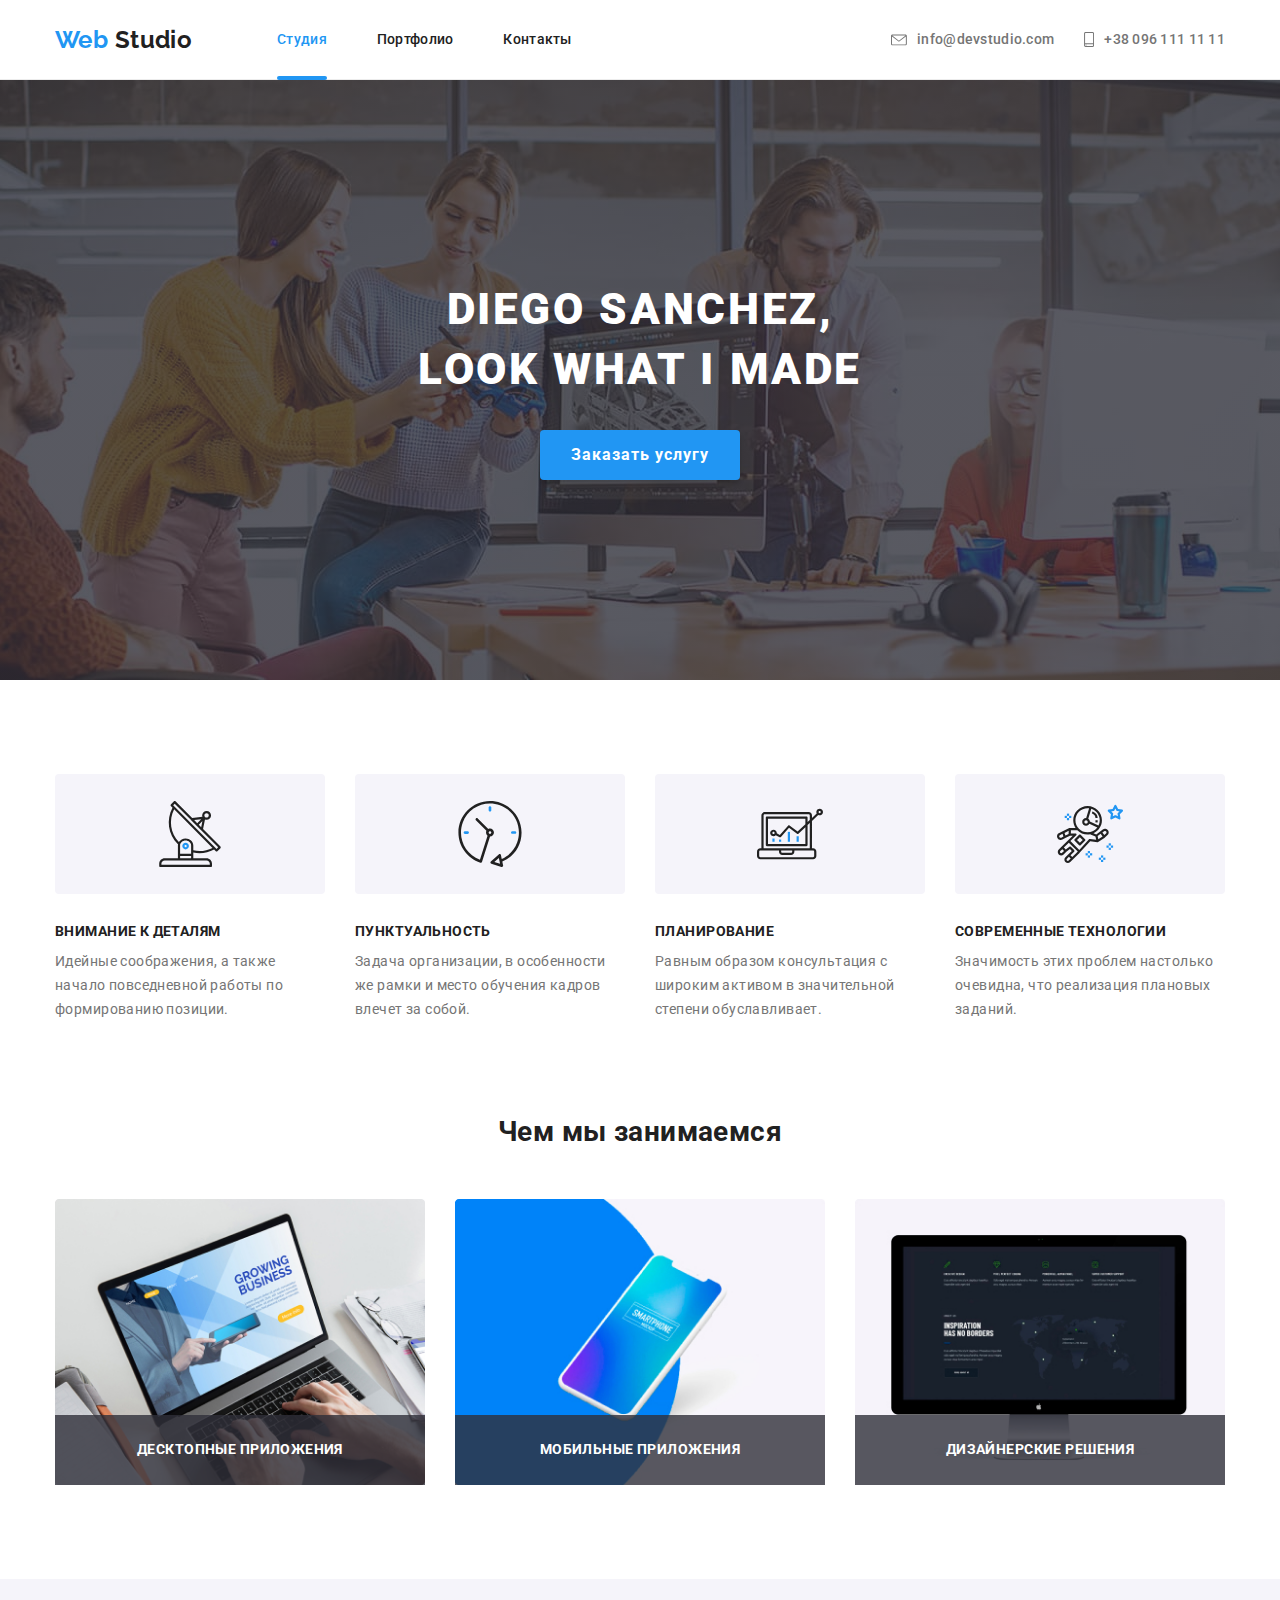
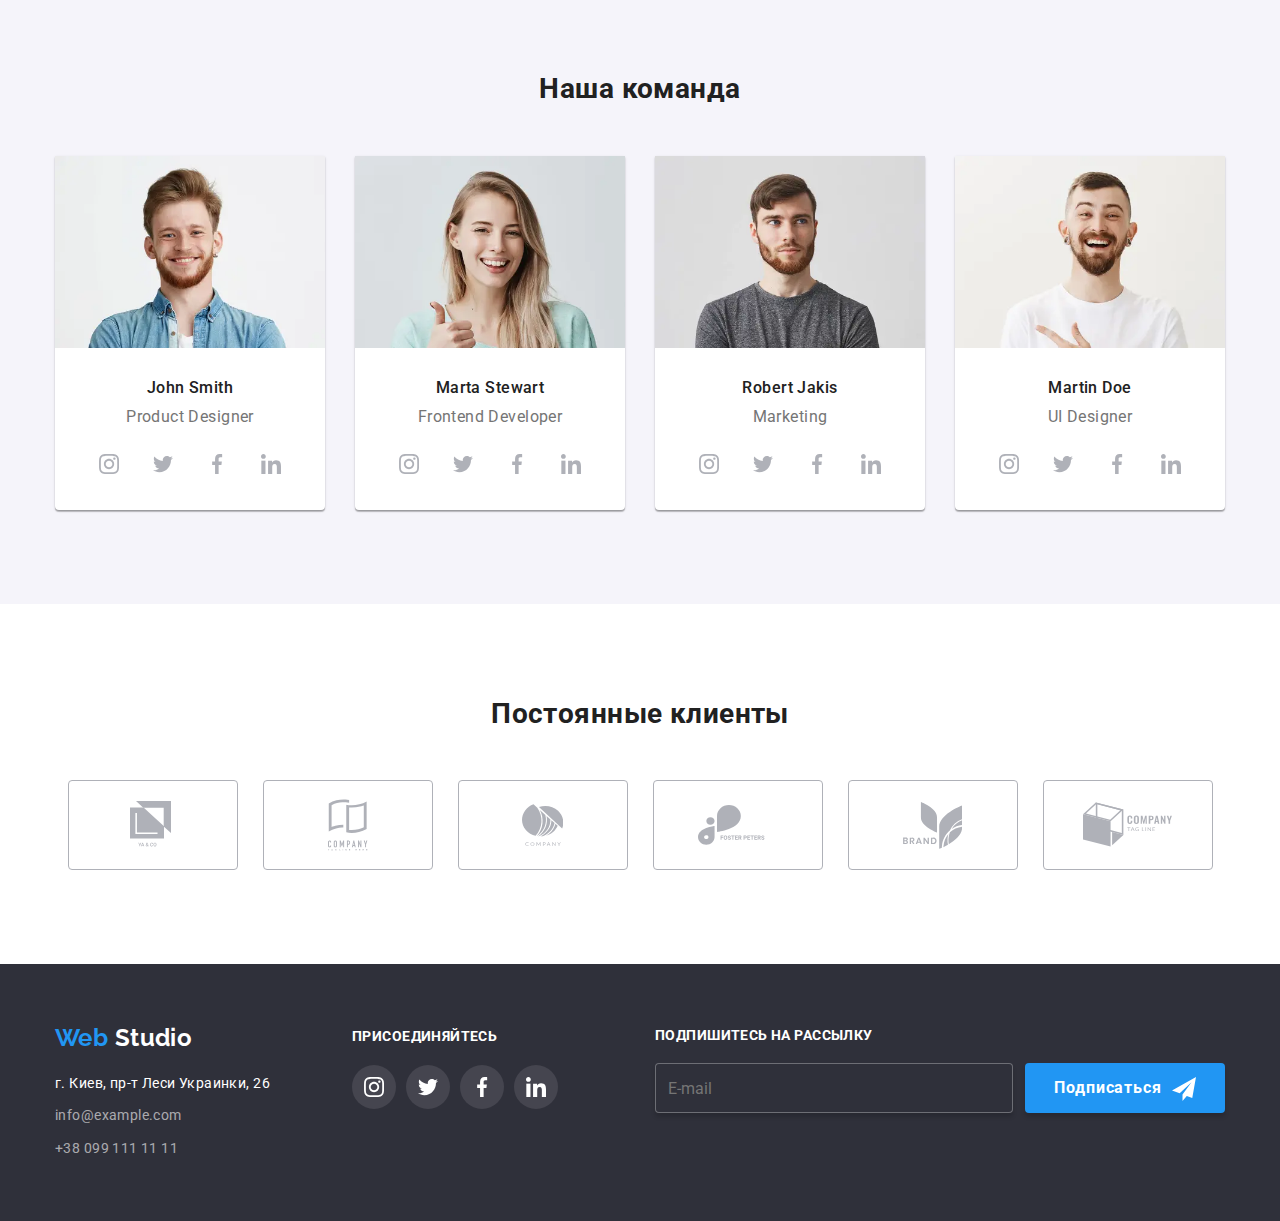
<file: index.html>
<!DOCTYPE html>
<html lang="ru">
  <head>
    <meta charset="UTF-8" />
    <meta name="viewport" content="width=device-width, initial-scale=1.0" />
    <title>Web Studio</title>
    <link
      href="https://fonts.googleapis.com/css2?family=Raleway:wght@700&family=Roboto:wght@400;500;700;900&display=swap"
      rel="stylesheet"
    />
    <link
      rel="stylesheet"
      href="https://cdnjs.cloudflare.com/ajax/libs/modern-normalize/0.6.0/modern-normalize.min.css"
    />
    <link rel="stylesheet" href="./css/main.min.css" />
  </head>
  <body>
    <!-- Шапка сайта -->
    <header class="page-header">
      <div class="container header-flex">
        <nav class="main-nav">
          <a href="./index.html" class="logo">
            <span class="logo-color">Web</span>
            &nbsp
            <span>Studio</span>
          </a>

          <button
            type="button"
            class="menu-button is-open"
            aria-expanded="false"
            data-menu-button
            aria-controls="menu-container"
          >
            <svg width="24" height="19" aria-label="Переключатель мобильного меню">
              <use class="icon-menu" href="./images/sprite.svg#icon-menu"></use>
              <use class="icon-cross" href="./images/sprite.svg#icon-cross"></use>
            </svg>
          </button>

          <div class="menu-container" id="menu-container" data-menu>
            <ul class="site-nav header-style">
              <li class="item"><a href="./index.html" class="link current-index">Студия</a></li>
              <li class="item"><a href="./portfolio.html" class="link">Портфолио</a></li>
              <li class="item"><a href="" class="link">Контакты</a></li>
            </ul>
            <ul class="contacts header-style">
              <li class="item">
                <a href="mailto:info@devstudio.com" class="mail">
                  <svg class="envelope-icon" width="16" height="12">
                    <use href="./images/sprite.svg#envelope"></use>
                  </svg>
                  info@devstudio.com
                </a>
              </li>
              <li class="item mobile-header">
                <a href="tel:380961111111" class="phone">
                  <svg class="phone-icon" width="10" height="15">
                    <use href="./images/sprite.svg#phone"></use>
                  </svg>
                  +38 096 111 11 11
                </a>
              </li>
            </ul>
          </div>
        </nav>
      </div>
    </header>

    <main>
      <!-- Герой -->

      <section class="hero">
        <div class="overlay container">
          <h1 class="hero-title">
            Diego Sanchez,
            <br />
            look what i made
          </h1>
          <button data-modal-open class="button">Заказать услугу</button>
        </div>
      </section>

      <!-- Примущества -->
      <section class="advantages section">
        <div class="container">
          <h2 class="section-title invisible-title">Преимущества</h2>
          <ul class="advantages-list">
            <li class="item icon-1">
              <div class="icon-bg">
                <svg class="adv-icon" width="66" height="70">
                  <use href="./images/sprite.svg#icon-1"></use>
                </svg>
              </div>
              <h3 class="advantages-title">Внимание к деталям</h3>
              <p class="advantages-text">
                Идейные соображения, а также начало повседневной работы по формированию позиции.
              </p>
            </li>
            <li class="item icon-2">
              <div class="icon-bg">
                <svg class="adv-icon" width="66" height="70">
                  <use href="./images/sprite.svg#icon-2"></use>
                </svg>
              </div>
              <h3 class="advantages-title">Пунктуальность</h3>
              <p class="advantages-text">
                Задача организации, в особенности же рамки и место обучения кадров влечет за собой.
              </p>
            </li>
            <li class="item icon-3">
              <div class="icon-bg">
                <svg class="adv-icon" width="66" height="70">
                  <use href="./images/sprite.svg#icon-3"></use>
                </svg>
              </div>
              <h3 class="advantages-title">Планирование</h3>
              <p class="advantages-text">
                Равным образом консультация с широким активом в значительной степени обуславливает.
              </p>
            </li>
            <li class="item icon-4">
              <div class="icon-bg">
                <svg class="adv-icon" width="66" height="70">
                  <use href="./images/sprite.svg#icon-4"></use>
                </svg>
              </div>
              <h3 class="advantages-title">Современные технологии</h3>
              <p class="advantages-text">
                Значимость этих проблем настолько очевидна, что реализация плановых заданий.
              </p>
            </li>
          </ul>
        </div>
      </section>

      <!-- Чем мы занимаемся -->
      <section class="section section-none">
        <div class="container">
          <h2 class="section-title">Чем мы занимаемся</h2>
          <ul class="we-list">
            <li class="item">
              <div class="img-wrap">
                <img src="./images/3we/img1.jpg" width="380" height="294" alt="ноутбук" />
                <p class="caption">Десктопные приложения</p>
              </div>
            </li>
            <li class="item">
              <div class="img-wrap">
                <img src="./images/3we/img2.jpg" width="380" height="294" alt="телефон" />
                <p class="caption">Мобильные приложения</p>
              </div>
            </li>
            <li class="item">
              <div class="img-wrap">
                <img src="./images/3we/img3.jpg" width="380" height="294" alt="монитор" />
                <p class="caption">Дизайнерские решения</p>
              </div>
            </li>
          </ul>
        </div>
      </section>

      <!-- Наша команда -->
      <section class="section background add-padding">
        <div class="container">
          <h2 class="section-title">Наша команда</h2>
          <ul class="team-list">
            <li class="item">
              <picture class="team-img">
                <source
                  srcset="
                    ./images/4team/team-mobile/member1-450.webp   450w,
                    ./images/4team/team-mobile/member1-900.webp   900w,
                    ./images/4team/team-mobile/member1-1350.webp 1350w
                  "
                  type="image/webp"
                  sizes="(min-width: 1200px) 25vw, (min-width: 768px) 50vw, 100vw"
                />
                <img
                  srcset="
                    ./images/4team/team-mobile/member1-450.jpg   450w,
                    ./images/4team/team-mobile/member1-900.jpg   900w,
                    ./images/4team/team-mobile/member1-1350.jpg 1350w
                  "
                  sizes="(min-width: 1200px) 25vw, (min-width: 768px) 50vw, 100vw"
                  src="./images/4team/team-mobile/member1-450.jpg"
                  alt="John Smith"
                />
              </picture>
              <h3 class="names">John Smith</h3>
              <p class="profession">Product Designer</p>
              <ul class="icons-list">
                <li class="item">
                  <a href="instagram.com" class="icon-bg-team">
                    <svg class="icon-team" width="20" height="20">
                      <use href="./images/sprite.svg#instagram"></use>
                    </svg>
                  </a>
                </li>
                <li class="item">
                  <a href="twitter.com" class="icon-bg-team">
                    <svg class="icon-team" width="20" height="20">
                      <use href="./images/sprite.svg#twitter"></use>
                    </svg>
                  </a>
                </li>
                <li class="item">
                  <a href="facebook.com" class="icon-bg-team">
                    <svg class="icon-team" width="20" height="20">
                      <use href="./images/sprite.svg#facebook"></use>
                    </svg>
                  </a>
                </li>
                <li class="item">
                  <a href="linkedin.com" class="icon-bg-team">
                    <svg class="icon-team" width="20" height="20">
                      <use href="./images/sprite.svg#linkedin"></use>
                    </svg>
                  </a>
                </li>
              </ul>
            </li>

            <li class="item">
              <picture class="team-img">
                <source
                  srcset="
                    ./images/4team/team-mobile/member2-450.webp   450w,
                    ./images/4team/team-mobile/member2-900.webp   900w,
                    ./images/4team/team-mobile/member2-1350.webp 1350w
                  "
                  type="image/webp"
                  sizes="(min-width: 1200px) 25vw, (min-width: 768px) 50vw, 100vw"
                />
                <img
                  srcset="
                    ./images/4team/team-mobile/member2-450.jpg   450w,
                    ./images/4team/team-mobile/member2-900.jpg   900w,
                    ./images/4team/team-mobile/member2-1350.jpg 1350w
                  "
                  sizes="(min-width: 1200px) 25vw, (min-width: 768px) 50vw, 100vw"
                  src="./images/4team/team-mobile/member2-450.jpg"
                  alt="Marta Stewart"
                />
              </picture>
              <h3 class="names">Marta Stewart</h3>
              <p class="profession">Frontend Developer</p>
              <ul class="icons-list">
                <li class="item">
                  <a href="instagram.com" class="icon-bg-team">
                    <svg class="icon-team" width="20" height="20">
                      <use href="./images/sprite.svg#instagram"></use>
                    </svg>
                  </a>
                </li>
                <li class="item">
                  <a href="twitter.com" class="icon-bg-team">
                    <svg class="icon-team" width="20" height="20">
                      <use href="./images/sprite.svg#twitter"></use>
                    </svg>
                  </a>
                </li>
                <li class="item">
                  <a href="facebook.com" class="icon-bg-team">
                    <svg class="icon-team" width="20" height="20">
                      <use href="./images/sprite.svg#facebook"></use>
                    </svg>
                  </a>
                </li>
                <li class="item">
                  <a href="linkedin.com" class="icon-bg-team">
                    <svg class="icon-team" width="20" height="20">
                      <use href="./images/sprite.svg#linkedin"></use>
                    </svg>
                  </a>
                </li>
              </ul>
            </li>

            <li class="item">
              <picture class="team-img">
                <source
                  srcset="
                    ./images/4team/team-mobile/member3-450.webp   450w,
                    ./images/4team/team-mobile/member3-900.webp   900w,
                    ./images/4team/team-mobile/member3-1350.webp 1350w
                  "
                  type="image/webp"
                  sizes="(min-width: 1200px) 25vw, (min-width: 768px) 50vw, 100vw"
                />
                <img
                  srcset="
                    ./images/4team/team-mobile/member3-450.jpg   450w,
                    ./images/4team/team-mobile/member3-900.jpg   900w,
                    ./images/4team/team-mobile/member3-1350.jpg 1350w
                  "
                  sizes="(min-width: 1200px) 25vw, (min-width: 768px) 50vw, 100vw"
                  src="./images/4team/team-mobile/member3-450.jpg"
                  alt="Robert Jakis"
                />
              </picture>
              <h3 class="names">Robert Jakis</h3>
              <p class="profession">Marketing</p>
              <ul class="icons-list">
                <li class="item">
                  <a href="instagram.com" class="icon-bg-team">
                    <svg class="icon-team" width="20" height="20">
                      <use href="./images/sprite.svg#instagram"></use>
                    </svg>
                  </a>
                </li>
                <li class="item">
                  <a href="twitter.com" class="icon-bg-team">
                    <svg class="icon-team" width="20" height="20">
                      <use href="./images/sprite.svg#twitter"></use>
                    </svg>
                  </a>
                </li>
                <li class="item">
                  <a href="facebook.com" class="icon-bg-team">
                    <svg class="icon-team" width="20" height="20">
                      <use href="./images/sprite.svg#facebook"></use>
                    </svg>
                  </a>
                </li>
                <li class="item">
                  <a href="linkedin.com" class="icon-bg-team">
                    <svg class="icon-team" width="20" height="20">
                      <use href="./images/sprite.svg#linkedin"></use>
                    </svg>
                  </a>
                </li>
              </ul>
            </li>

            <li class="item">
              <picture class="team-img">
                <source
                  srcset="
                    ./images/4team/team-mobile/member4-450.webp   450w,
                    ./images/4team/team-mobile/member4-900.webp   900w,
                    ./images/4team/team-mobile/member4-1350.webp 1350w
                  "
                  type="image/webp"
                  sizes="(min-width: 1200px) 25vw, (min-width: 768px) 50vw, 100vw"
                />
                <img
                  srcset="
                    ./images/4team/team-mobile/member4-450.jpg   450w,
                    ./images/4team/team-mobile/member4-900.jpg   900w,
                    ./images/4team/team-mobile/member4-1350.jpg 1350w
                  "
                  sizes="(min-width: 1200px) 25vw, (min-width: 768px) 50vw, 100vw"
                  src="./images/4team/team-mobile/member4-450.jpg"
                  alt="Martin Doe"
                />
              </picture>
              <h3 class="names">Martin Doe</h3>
              <p class="profession">UI Designer</p>
              <ul class="icons-list">
                <li class="item">
                  <a href="instagram.com" class="icon-bg-team">
                    <svg class="icon-team" width="20" height="20">
                      <use href="./images/sprite.svg#instagram"></use>
                    </svg>
                  </a>
                </li>
                <li class="item">
                  <a href="twitter.com" class="icon-bg-team">
                    <svg class="icon-team" width="20" height="20">
                      <use href="./images/sprite.svg#twitter"></use>
                    </svg>
                  </a>
                </li>
                <li class="item">
                  <a href="facebook.com" class="icon-bg-team">
                    <svg class="icon-team" width="20" height="20">
                      <use href="./images/sprite.svg#facebook"></use>
                    </svg>
                  </a>
                </li>
                <li class="item">
                  <a href="linkedin.com" class="icon-bg-team">
                    <svg class="icon-team" width="20" height="20">
                      <use href="./images/sprite.svg#linkedin"></use>
                    </svg>
                  </a>
                </li>
              </ul>
            </li>
          </ul>
        </div>
      </section>

      <!-- Постоянные клиенты -->
      <section class="section add-padding">
        <div class="container">
          <h2 class="section-title">Постоянные клиенты</h2>
          <ul class="clients-list">
            <li class="item">
              <a href="" class="icon-bg-clients">
                <svg class="icon-clients" width="45" height="50">
                  <use href="./images/sprite.svg#client-1"></use>
                </svg>
              </a>
            </li>
            <li class="item">
              <a href="" class="icon-bg-clients">
                <svg class="icon-clients" width="40" height="52">
                  <use href="./images/sprite.svg#client-2"></use>
                </svg>
              </a>
            </li>
            <li class="item">
              <a href="" class="icon-bg-clients">
                <svg class="icon-clients" width="41" height="43">
                  <use href="./images/sprite.svg#client-3"></use>
                </svg>
              </a>
            </li>
            <li class="item">
              <a href="" class="icon-bg-clients">
                <svg class="icon-clients" width="80" height="42">
                  <use href="./images/sprite.svg#client-4"></use>
                </svg>
              </a>
            </li>
            <li class="item">
              <a href="" class="icon-bg-clients">
                <svg class="icon-clients" width="59" height="47">
                  <use href="./images/sprite.svg#client-5"></use>
                </svg>
              </a>
            </li>
            <li class="item">
              <a href="" class="icon-bg-clients">
                <svg class="icon-clients" width="89" height="46">
                  <use href="./images/sprite.svg#client-6"></use>
                </svg>
              </a>
            </li>
          </ul>
        </div>
      </section>
    </main>

    <!-- Футер -->
    <footer>
      <div class="container footer-flex">
        <div class="flex-wrap">
          <div class="contacts-container">
            <a href="./index.html" class="logo logo-footer">
              <span class="logo-color">Web</span>
              &nbsp
              <span>Studio</span>
            </a>

            <p class="address">г. Киев, пр-т Леси Украинки, 26</p>
            <p class="mail-footer">info@example.com</p>
            <p class="phone-footer">+38 099 111 11 11</p>
          </div>

          <div class="socials-container">
            <p class="text-footer">Присоединяйтесь</p>
            <ul class="socials-list">
              <li class="item">
                <a href="instagram.com" class="icon-bg-footer">
                  <svg class="icon-footer" width="20" height="20">
                    <use href="./images/sprite.svg#instagram"></use>
                  </svg>
                </a>
              </li>
              <li class="item">
                <a href="twitter.com" class="icon-bg-footer">
                  <svg class="icon-footer" width="20" height="20">
                    <use href="./images/sprite.svg#twitter"></use>
                  </svg>
                </a>
              </li>
              <li class="item">
                <a href="facebook.com" class="icon-bg-footer">
                  <svg class="icon-footer" width="20" height="20">
                    <use href="./images/sprite.svg#facebook"></use>
                  </svg>
                </a>
              </li>
              <li class="item">
                <a href="linkidin.com" class="icon-bg-footer">
                  <svg class="icon-footer" width="20" height="20">
                    <use href="./images/sprite.svg#linkedin"></use>
                  </svg>
                </a>
              </li>
            </ul>
          </div>
        </div>

        <div class="subscribe-container">
          <form class="subscribe-form">
            <label for="mail">Подпишитесь на рассылку</label>
            <div class="form-wrapper">
              <input type="mail" name="mail" id="mail" placeholder="E-mail" />
              <button class="button subscribe-button" type="submit">Подписаться</button>
            </div>
          </form>
        </div>
      </div>
    </footer>

    <!-- Модальное окно -->
    <div class="backdrop is-hidden" data-modal>
      <div class="modal">
        <button data-modal-close class="button-close">
          <svg width="11" height="11">
            <use class="modal-cross" href="./images/sprite.svg#icon-cross"></use>
          </svg>
        </button>
        <form class="form" autocomplete="off">
          <strong class="form-title">Оставьте свои данные, мы вам перезвоним</strong>

          <label class="form-field">
            <input class="form-input" type="text" name="name" placeholder=" " />
            <span class="form-label">Имя</span>
            <svg class="icon" width="18" height="18">
              <use href="./images/sprite.svg#name"></use>
            </svg>
          </label>

          <label class="form-field">
            <input class="form-input" type="tel" name="tel" placeholder=" " />
            <span class="form-label">Телефон</span>
            <svg class="icon" width="18" height="18">
              <use href="./images/sprite.svg#tel"></use>
            </svg>
          </label>

          <label class="form-field">
            <input class="form-input" type="mail" name="mail" placeholder=" " autocomplete="on" />
            <span class="form-label">Почта</span>
            <svg class="icon" width="18" height="18">
              <use href="./images/sprite.svg#mail"></use>
            </svg>
          </label>

          <label class="form-field">
            <textarea class="form-input comment-input" name="comment" placeholder=" "></textarea>
            <span class="comment-label">Комментарий</span>
          </label>

          <label class="checkbox-area">
            <input class="check-input" type="checkbox" name="policy" value="policy" />
            <span class="checkbox"></span>
            <span class="policy">
              Соглашаюсь с рассылкой и принимаю
              <a href="">Условия договора</a>
            </span>
          </label>

          <button type="submit" class="button">Отправить</button>
        </form>
      </div>
    </div>

    <script src="./js/modal.js"></script>
    <script src="./js/menu.js"></script>
  </body>
</html>
</file>
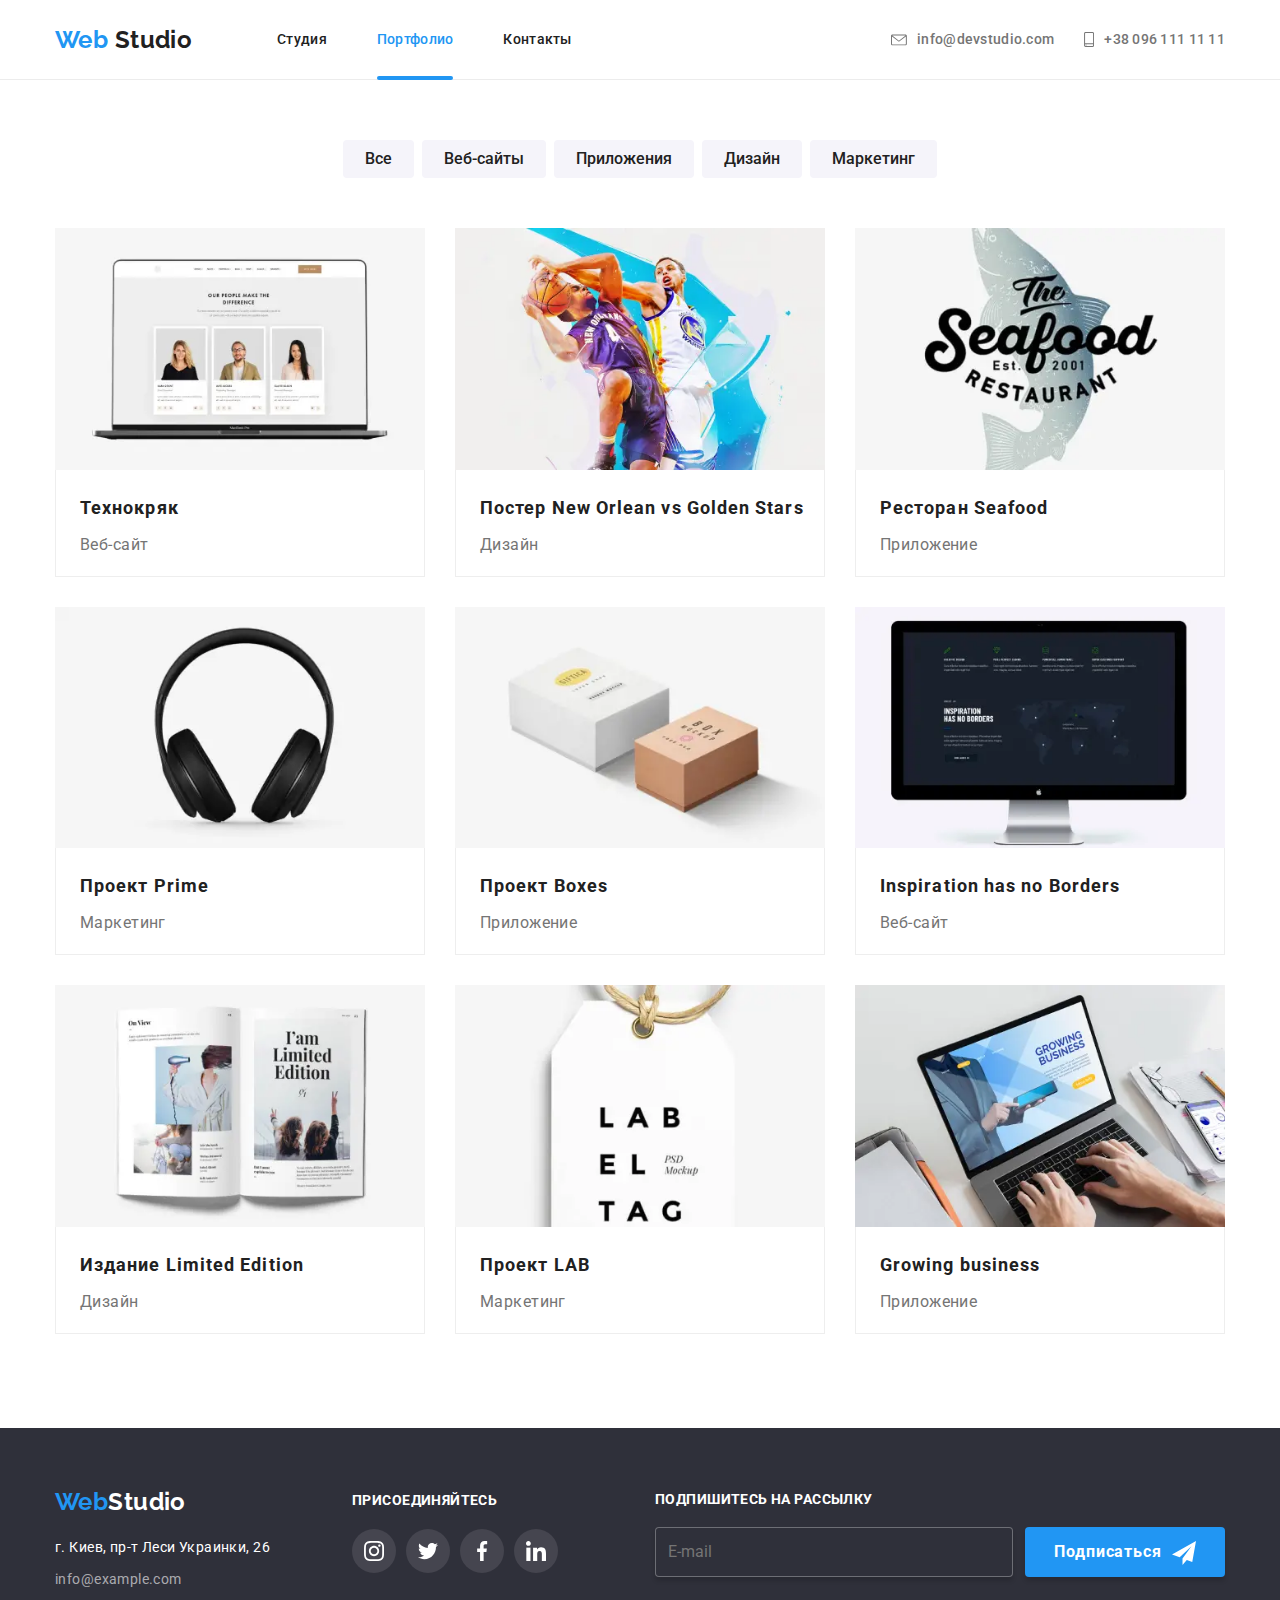
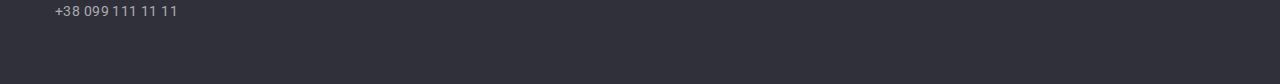
<file: portfolio.html>
<!DOCTYPE html>
<html lang="ru">
  <head>
    <meta charset="UTF-8" />
    <meta name="viewport" content="width=device-width, initial-scale=1.0" />
    <title>Portfolio</title>
    <link
      href="https://fonts.googleapis.com/css2?family=Raleway:wght@700&family=Roboto:wght@400;500;700;900&display=swap"
      rel="stylesheet"
    />
    <link
      rel="stylesheet"
      href="https://cdnjs.cloudflare.com/ajax/libs/modern-normalize/0.6.0/modern-normalize.min.css"
    />
    <link rel="stylesheet" href="./css/portfolio.min.css" />
  </head>
  <body>
    <!-- Шапка сайта -->
    <header class="page-header">
      <div class="container header-flex">
        <nav class="main-nav">
          <a href="./index.html" class="logo">
            <span class="logo-color">Web</span>
            &nbsp
            <span>Studio</span>
          </a>

          <button
            type="button"
            class="menu-button is-open"
            aria-expanded="false"
            data-menu-button
            aria-controls="menu-container"
          >
            <svg width="24" height="19" aria-label="Переключатель мобильного меню">
              <use class="icon-cross" href="./images/sprite.svg#icon-cross"></use>
              <use class="icon-menu" href="./images/sprite.svg#icon-menu"></use>
            </svg>
          </button>

          <div class="menu-container" id="menu-container" data-menu>
            <ul class="site-nav header-style">
              <li class="item"><a href="./index.html" class="link">Студия</a></li>
              <li class="item">
                <a href="./portfolio.html" class="link current-index">Портфолио</a>
              </li>
              <li class="item"><a href="" class="link">Контакты</a></li>
            </ul>
            <ul class="contacts header-style">
              <li class="item">
                <a href="mailto:info@devstudio.com" class="mail">
                  <svg class="envelope-icon" width="16" height="12">
                    <use href="./images/sprite.svg#envelope"></use>
                  </svg>
                  info@devstudio.com
                </a>
              </li>
              <li class="item mobile-header">
                <a href="tel:380961111111" class="phone">
                  <svg class="phone-icon" width="10" height="15">
                    <use href="./images/sprite.svg#phone"></use>
                  </svg>
                  +38 096 111 11 11
                </a>
              </li>
            </ul>
          </div>
        </nav>
      </div>
    </header>

    <main>
      <section class="section">
        <div class="container">
          <h1>Наши работы</h1>
          <!-- Фильтры -->
          <ul class="filter-list">
            <li class="item">
              <button type="button" class="filter">Все</button>
            </li>
            <li class="item">
              <button type="button" class="filter">Веб-сайты</button>
            </li>
            <li class="item">
              <button type="button" class="filter">Приложения</button>
            </li>
            <li class="item">
              <button type="button" class="filter">Дизайн</button>
            </li>
            <li class="item">
              <button type="button" class="filter">Маркетинг</button>
            </li>
          </ul>

          <!-- Примеры -->
          <ul class="examples">
            <li class="item">
              <a href="" class="card">
                <div class="img-wrapper">
                  <picture>
                    <source
                      srcset="
                        ./images/portfolio/mobile/webp/project1-450.webp 450w,
                        ./images/portfolio/mobile/webp/project1-900.webp 900w,

                      "
                      type="image/webp"
                      sizes="(min-width: 1200px) 33vw, (min-width: 768px) 50vw, 100vw"
                    />
                    <img
                      srcset="
                        ./images/portfolio/mobile/project1-450.jpg 450w,
                        ./images/portfolio/mobile/project1-900.jpg 900w,

                      "
                      sizes="(min-width: 1200px) 33vw, (min-width: 768px) 50vw, 100vw"
                      src="./images/portfolio/mobile/project1-450.jpg"
                      alt="Технокряк"
                    />
                  </picture>
                  <div class="overlay-text">
                    <p class="examples-text">
                      Технокряк это современная площадка распространения коронавируса. Компании
                      используют эту платформу для цифрового шпионажа и атак на защищённые сервера
                      конкурентов.
                    </p>
                  </div>
                </div>
                <div class="border">
                  <h2 class="examples-title">Технокряк</h2>
                  <p class="examples-subtitle">Веб-сайт</p>
                </div>
              </a>
            </li>
            <li class="item">
              <a href="" class="card">
                <div class="img-wrapper">
                  <picture>
                    <source
                      srcset="
                        ./images/portfolio/mobile/webp/project2-450.webp 450w,
                        ./images/portfolio/mobile/webp/project2-900.webp 900w,

                      "
                      type="image/webp"
                      sizes="(min-width: 1200px) 33vw, (min-width: 768px) 50vw, 100vw"
                    />
                    <img
                      srcset="
                        ./images/portfolio/mobile/project2-450.jpg 450w,
                        ./images/portfolio/mobile/project2-900.jpg 900w,

                      "
                      sizes="(min-width: 1200px) 33vw, (min-width: 768px) 50vw, 100vw"
                      src="./images/portfolio/mobile/project2-450.jpg"
                      alt="Постер"
                    />
                  </picture>
                  <div class="overlay-text">
                    <p class="examples-text">
                      Технокряк это современная площадка распространения коронавируса. Компании
                      используют эту платформу для цифрового шпионажа и атак на защищённые сервера
                      конкурентов.
                    </p>
                  </div>
                </div>
                <div class="border">
                  <h2 class="examples-title">Постер New Orlean vs Golden Stars</h2>
                  <p class="examples-subtitle">Дизайн</p>
                </div>
              </a>
            </li>
            <li class="item">
              <a href="" class="card">
                <div class="img-wrapper">
                  <picture>
                    <source
                      srcset="
                        ./images/portfolio/mobile/webp/project3-450.webp 450w,
                        ./images/portfolio/mobile/webp/project3-900.webp 900w,

                      "
                      type="image/webp"
                      sizes="(min-width: 1200px) 33vw, (min-width: 768px) 50vw, 100vw"
                    />
                    <img
                      srcset="
                        ./images/portfolio/mobile/project3-450.jpg 450w,
                        ./images/portfolio/mobile/project3-900.jpg 900w,

                      "
                      sizes="(min-width: 1200px) 33vw, (min-width: 768px) 50vw, 100vw"
                      src="./images/portfolio/mobile/project3-450.jpg"
                      alt="Seafood"
                    />
                  </picture>
                  <div class="overlay-text">
                    <p class="examples-text">
                      Технокряк это современная площадка распространения коронавируса. Компании
                      используют эту платформу для цифрового шпионажа и атак на защищённые сервера
                      конкурентов.
                    </p>
                  </div>
                </div>
                <div class="border">
                  <h2 class="examples-title">Ресторан Seafood</h2>
                  <p class="examples-subtitle">Приложение</p>
                </div>
              </a>
            </li>
            <li class="item">
              <a href="" class="card">
                <div class="img-wrapper">
                  <picture>
                    <source
                      srcset="
                        ./images/portfolio/mobile/webp/project4-450.webp 450w,
                        ./images/portfolio/mobile/webp/project4-900.webp 900w,

                      "
                      type="image/webp"
                      sizes="(min-width: 1200px) 33vw, (min-width: 768px) 50vw, 100vw"
                    />
                    <img
                      srcset="
                        ./images/portfolio/mobile/project4-450.jpg 450w,
                        ./images/portfolio/mobile/project4-900.jpg 900w,

                      "
                      sizes="(min-width: 1200px) 33vw, (min-width: 768px) 50vw, 100vw"
                      src="./images/portfolio/mobile/project4-450.jpg"
                      alt="Наушники"
                    />
                  </picture>
                  <div class="overlay-text">
                    <p class="examples-text">
                      Технокряк это современная площадка распространения коронавируса. Компании
                      используют эту платформу для цифрового шпионажа и атак на защищённые сервера
                      конкурентов.
                    </p>
                  </div>
                </div>
                <div class="border">
                  <h2 class="examples-title">Проект Prime</h2>
                  <p class="examples-subtitle">Маркетинг</p>
                </div>
              </a>
            </li>
            <li class="item">
              <a href="" class="card">
                <div class="img-wrapper">
                  <picture>
                    <source
                      srcset="
                        ./images/portfolio/mobile/webp/project5-450.webp 450w,
                        ./images/portfolio/mobile/webp/project5-900.webp 900w,

                      "
                      type="image/webp"
                      sizes="(min-width: 1200px) 33vw, (min-width: 768px) 50vw, 100vw"
                    />
                    <img
                      srcset="
                        ./images/portfolio/mobile/project5-450.jpg 450w,
                        ./images/portfolio/mobile/project5-900.jpg 900w,

                      "
                      sizes="(min-width: 1200px) 33vw, (min-width: 768px) 50vw, 100vw"
                      src="./images/portfolio/mobile/project5-450.jpg"
                      alt="Boxes"
                    />
                  </picture>
                  <div class="overlay-text">
                    <p class="examples-text">
                      Технокряк это современная площадка распространения коронавируса. Компании
                      используют эту платформу для цифрового шпионажа и атак на защищённые сервера
                      конкурентов.
                    </p>
                  </div>
                </div>
                <div class="border">
                  <h2 class="examples-title">Проект Boxes</h2>
                  <p class="examples-subtitle">Приложение</p>
                </div>
              </a>
            </li>
            <li class="item">
              <a href="" class="card">
                <div class="img-wrapper">
                  <picture>
                    <source
                      srcset="
                        ./images/portfolio/mobile/webp/project6-450.webp 450w,
                        ./images/portfolio/mobile/webp/project6-900.webp 900w,

                      "
                      type="image/webp"
                      sizes="(min-width: 1200px) 33vw, (min-width: 768px) 50vw, 100vw"
                    />
                    <img
                      srcset="
                        ./images/portfolio/mobile/project6-450.jpg 450w,
                        ./images/portfolio/mobile/project6-900.jpg 900w,

                      "
                      sizes="(min-width: 1200px) 33vw, (min-width: 768px) 50vw, 100vw"
                      src="./images/portfolio/mobile/project6-450.jpg"
                      alt="Монитор"
                    />
                  </picture>
                  <div class="overlay-text">
                    <p class="examples-text">
                      Технокряк это современная площадка распространения коронавируса. Компании
                      используют эту платформу для цифрового шпионажа и атак на защищённые сервера
                      конкурентов.
                    </p>
                  </div>
                </div>
                <div class="border">
                  <h2 class="examples-title">Inspiration has no Borders</h2>
                  <p class="examples-subtitle">Веб-сайт</p>
                </div>
              </a>
            </li>
            <li class="item">
              <a href="" class="card">
                <div class="img-wrapper">
                  <picture>
                    <source
                      srcset="
                        ./images/portfolio/mobile/webp/project7-450.webp 450w,
                        ./images/portfolio/mobile/webp/project7-900.webp 900w,

                      "
                      type="image/webp"
                      sizes="(min-width: 1200px) 33vw, (min-width: 768px) 50vw, 100vw"
                    />
                    <img
                      srcset="
                        ./images/portfolio/mobile/project7-450.jpg 450w,
                        ./images/portfolio/mobile/project7-900.jpg 900w,

                      "
                      sizes="(min-width: 1200px) 33vw, (min-width: 768px) 50vw, 100vw"
                      src="./images/portfolio/mobile/project7-450.jpg"
                      alt="Издание Limited Edition"
                    />
                  </picture>
                  <div class="overlay-text">
                    <p class="examples-text">
                      Технокряк это современная площадка распространения коронавируса. Компании
                      используют эту платформу для цифрового шпионажа и атак на защищённые сервера
                      конкурентов.
                    </p>
                  </div>
                </div>
                <div class="border">
                  <h2 class="examples-title">Издание Limited Edition</h2>
                  <p class="examples-subtitle">Дизайн</p>
                </div>
              </a>
            </li>
            <li class="item">
              <a href="" class="card">
                <div class="img-wrapper">
                  <picture>
                    <source
                      srcset="
                        ./images/portfolio/mobile/webp/project8-450.webp 450w,
                        ./images/portfolio/mobile/webp/project8-900.webp 900w,

                      "
                      type="image/webp"
                      sizes="(min-width: 1200px) 33vw, (min-width: 768px) 50vw, 100vw"
                    />
                    <img
                      srcset="
                        ./images/portfolio/mobile/project8-450.jpg 450w,
                        ./images/portfolio/mobile/project8-900.jpg 900w,

                      "
                      sizes="(min-width: 1200px) 33vw, (min-width: 768px) 50vw, 100vw"
                      src="./images/portfolio/mobile/project8-450.jpg"
                      alt="Проект LAB"
                    />
                  </picture>
                  <div class="overlay-text">
                    <p class="examples-text">
                      Технокряк это современная площадка распространения коронавируса. Компании
                      используют эту платформу для цифрового шпионажа и атак на защищённые сервера
                      конкурентов.
                    </p>
                  </div>
                </div>
                <div class="border">
                  <h2 class="examples-title">Проект LAB</h2>
                  <p class="examples-subtitle">Маркетинг</p>
                </div>
              </a>
            </li>
            <li class="item">
              <a href="" class="card">
                <div class="img-wrapper">
                  <picture>
                    <source
                      srcset="
                        ./images/portfolio/mobile/webp/project9-450.webp 450w,
                        ./images/portfolio/mobile/webp/project9-900.webp 900w,

                      "
                      type="image/webp"
                      sizes="(min-width: 1200px) 33vw, (min-width: 768px) 50vw, 100vw"
                    />
                    <img
                      srcset="
                        ./images/portfolio/mobile/project9-450.jpg 450w,
                        ./images/portfolio/mobile/project9-900.jpg 900w,

                      "
                      sizes="(min-width: 1200px) 33vw, (min-width: 768px) 50vw, 100vw"
                      src="./images/portfolio/mobile/project9-450.jpg"
                      alt="Ноутбук"
                    />
                  </picture>
                  <div class="overlay-text">
                    <p class="examples-text">
                      Технокряк это современная площадка распространения коронавируса. Компании
                      используют эту платформу для цифрового шпионажа и атак на защищённые сервера
                      конкурентов.
                    </p>
                  </div>
                </div>
                <div class="border">
                  <h2 class="examples-title">Growing business</h2>
                  <p class="examples-subtitle">Приложение</p>
                </div>
              </a>
            </li>
          </ul>
        </div>
      </section>
    </main>

    <!-- Футер -->
    <footer>
      <div class="container footer-flex">
        <div class="flex-wrap">
          <div class="contacts-container">
            <a href="./index.html" class="logo logo-footer">
              <span class="logo-color">Web</span>
              Studio
            </a>

            <p class="address">г. Киев, пр-т Леси Украинки, 26</p>
            <p class="mail-footer">info@example.com</p>
            <p class="phone-footer">+38 099 111 11 11</p>
          </div>

          <div class="socials-container">
            <p class="text-footer">Присоединяйтесь</p>
            <ul class="socials-list">
              <li class="item">
                <a href="instagram.com" class="icon-bg-footer">
                  <svg class="icon-footer" width="20" height="20">
                    <use href="./images/sprite.svg#instagram"></use>
                  </svg>
                </a>
              </li>
              <li class="item">
                <a href="twitter.com" class="icon-bg-footer">
                  <svg class="icon-footer" width="20" height="20">
                    <use href="./images/sprite.svg#twitter"></use>
                  </svg>
                </a>
              </li>
              <li class="item">
                <a href="facebook.com" class="icon-bg-footer">
                  <svg class="icon-footer" width="20" height="20">
                    <use href="./images/sprite.svg#facebook"></use>
                  </svg>
                </a>
              </li>
              <li class="item">
                <a href="linkidin.com" class="icon-bg-footer">
                  <svg class="icon-footer" width="20" height="20">
                    <use href="./images/sprite.svg#linkedin"></use>
                  </svg>
                </a>
              </li>
            </ul>
          </div>
        </div>

        <div class="subscribe-container">
          <form class="subscribe-form">
            <label for="mail">Подпишитесь на рассылку</label>
            <div class="form-wrapper">
              <input type="mail" name="mail" id="mail" placeholder="E-mail" />
              <button class="button subscribe-button" type="submit">Подписаться</button>
            </div>
          </form>
        </div>
      </div>
    </footer>

    <script src="./js/menu.js"></script>
  </body>
</html>
</file>
<file: css/main.min.css>
.invisible-title,.check-input{position:absolute;width:1px;height:1px;margin:-1px;border:0;padding:0;clip:rect(0 0 0 0);overflow:hidden}ul,h1,h2{margin-top:0px;margin-bottom:0px}.logo,.logo-footer{font-family:Raleway,sans-serif;font-weight:700}html{-webkit-box-sizing:border-box;box-sizing:border-box}*,*::after,*::before{-webkit-box-sizing:inherit;box-sizing:inherit}body{-webkit-user-select:none;-moz-user-select:none;-ms-user-select:none;user-select:none;background-color:#fff;color:#757575;margin:0;font-family:Roboto,sans-serif;letter-spacing:0.03em;font-size:14px;line-height:1.71}body.modal-open{overflow:hidden}ul{list-style:none;padding-left:0px}a{text-decoration:none;color:#212121}img{display:block;height:auto;max-width:100%}.container{padding-left:15px;padding-right:15px;margin-left:auto;margin-right:auto}@media screen and (min-width: 480px){.container{width:480px}}@media screen and (min-width: 768px){.container{width:768px}}@media screen and (min-width: 1200px){.container{width:1200px}}a.mail,a.phone{color:#757575}.page-header{position:relative;width:100%;height:60px;background-color:rgba(255,255,255,0.85);border-bottom:1px solid #ececec}@media screen and (min-width: 768px){.page-header{height:80px;position:static}}.header-style{-webkit-box-align:center;-ms-flex-align:center;align-items:center;font-weight:500;font-size:18px;line-height:1.16;letter-spacing:0.02em}@media screen and (min-width: 768px){.header-style{font-size:14px;line-height:1.16}}@media screen and (min-width: 1200px){.header-style{font-size:14px;line-height:1.14}}.header-style .link,.header-style .mail,.header-style .phone{-webkit-transition:color 250ms cubic-bezier(0.4, 0, 0.2, 1);transition:color 250ms cubic-bezier(0.4, 0, 0.2, 1)}.header-style .link:hover,.header-style .link:focus,.header-style .mail:hover,.header-style .mail:focus,.header-style .phone:hover,.header-style .phone:focus{color:#2196f3;cursor:pointer}.site-nav .link.current-index{color:#2196f3}.page-header .main-nav{display:-webkit-box;display:-ms-flexbox;display:flex;-webkit-box-align:center;-ms-flex-align:center;align-items:center;-webkit-box-pack:justify;-ms-flex-pack:justify;justify-content:space-between;height:60px}@media screen and (min-width: 768px){.page-header .main-nav{height:80px}}.site-nav{margin-top:60px}@media screen and (min-width: 768px){.site-nav{margin-top:0;margin-left:81px;display:-webkit-box;display:-ms-flexbox;display:flex;font-size:14;line-height:1.14}}@media screen and (min-width: 1200px){.site-nav{margin-left:85px}}.site-nav .item+.item{margin-top:50px}@media screen and (min-width: 768px){.site-nav .item+.item{margin-top:0;margin-left:50px}}@media screen and (min-width: 768px){.site-nav .link{display:block;position:relative;padding-top:32px;padding-bottom:32px}}.contacts{margin-top:60px;margin-bottom:60px}@media screen and (min-width: 768px){.contacts{margin-top:21px;margin-bottom:21px;margin-left:auto}}@media screen and (min-width: 1200px){.contacts{display:-webkit-box;display:-ms-flexbox;display:flex;-webkit-box-align:center;-ms-flex-align:center;align-items:center}}.contacts .mobile-header{margin-top:16px}@media screen and (min-width: 768px){.contacts .mobile-header{margin-top:10px}}@media screen and (min-width: 1200px){.contacts .mobile-header{margin:0}}@media screen and (min-width: 1200px){.contacts .item+.item{margin-left:30px}}.site-nav .link.current-index{position:relative}.site-nav .link.current-index::after{content:'';display:inline-block;position:absolute;right:0;bottom:0px;width:100%;height:4px;background-color:#2196f3;border-radius:2px}@media screen and (max-width: 767px){.site-nav .link.current-index::after{bottom:-8px}}.envelope-icon,.phone-icon{margin-right:5px;fill:currentColor}@media screen and (min-width: 768px){.envelope-icon,.phone-icon{margin-right:8px;margin-bottom:2px}}@media screen and (min-width: 1200px){.envelope-icon,.phone-icon{margin-right:10px}}@media screen and (min-width: 1200px){.envelope-icon{margin-top:2px}}@media screen and (min-width: 768px){.mail,.phone{display:-webkit-box;display:-ms-flexbox;display:flex;-webkit-box-align:center;-ms-flex-align:center;align-items:center}}.logo{font-size:24px;line-height:1.16}@media screen and (min-width: 768px){.logo{display:-webkit-box;display:-ms-flexbox;display:flex}}.logo-color{color:#2196f3}@media screen and (max-width: 767px){.logo-color{margin-right:-10px}}.logo-footer{padding:0px;margin-right:0px;color:#fff}@media screen and (min-width: 768px) and (max-width: 1199px){.logo-footer{display:-webkit-box;display:-ms-flexbox;display:flex;-webkit-box-pack:center;-ms-flex-pack:center;justify-content:center}}.menu-button{display:-webkit-inline-box;display:-ms-inline-flexbox;display:inline-flex;margin:0;padding:0;border:none;background-color:transparent;padding:10px}@media screen and (min-width: 768px){.menu-button{display:none}}.icon-menu{display:none;fill:currentColor}.menu-button:hover .icon-menu,.menu-button:focus .icon-menu{color:#2196f3}.menu-button.is-open .icon-menu{display:block}.menu-button.is-open .icon-cross{display:none}.icon-cross{fill:currentColor}.menu-button:hover .icon-cross,.menu-button:focus .icon-cross{color:#2196f3}.menu-container{display:none;z-index:1;position:absolute;top:101%;left:0;width:100%;height:393px;background-color:#fff;text-align:center}.menu-container.is-open{display:block}@media screen and (min-width: 768px){.menu-container{display:-webkit-inline-box;display:-ms-inline-flexbox;display:inline-flex;position:static;height:80px;background-color:transparent}}footer{background-color:#2f303a;padding-top:60px;padding-bottom:60px}@media screen and (max-width: 1199px){footer{text-align:center}}@media screen and (min-width: 768px) and (max-width: 1199px){.flex-wrap{display:-webkit-box;display:-ms-flexbox;display:flex;-ms-flex-pack:distribute;justify-content:space-around}}@media screen and (min-width: 1200px){.footer-flex{position:relative;display:-webkit-box;display:-ms-flexbox;display:flex;-webkit-box-pack:justify;-ms-flex-pack:justify;justify-content:space-between}}.contacts-container .address{color:#fff;margin-top:20px;margin-bottom:8px}.contacts-container .mail-footer,.contacts-container .phone-footer{color:rgba(255,255,255,0.6);margin:0px}.contacts-container .mail-footer{margin-bottom:9px}@media screen and (min-width: 1200px){.socials-container{position:absolute;top:0;left:26%;display:-webkit-box;display:-ms-flexbox;display:flex;-webkit-box-orient:vertical;-webkit-box-direction:normal;-ms-flex-direction:column;flex-direction:column;-webkit-box-pack:center;-ms-flex-pack:center;justify-content:center}}.socials-list{display:-webkit-box;display:-ms-flexbox;display:flex;-webkit-box-pack:center;-ms-flex-pack:center;justify-content:center;-webkit-box-align:center;-ms-flex-align:center;align-items:center}@media screen and (max-width: 767px){.socials-list{margin-bottom:60px}}@media screen and (min-width: 768px) and (max-width: 1199px){.socials-list{margin-bottom:102px}}.socials-list .item+.item{margin-left:10px}.icon-bg-footer{display:-webkit-box;display:-ms-flexbox;display:flex;-webkit-box-pack:center;-ms-flex-pack:center;justify-content:center;-webkit-box-align:center;-ms-flex-align:center;align-items:center;width:44px;height:44px;fill:#fff;background-color:#45454f;border-radius:50%;-webkit-transition:background-color 250ms cubic-bezier(0.4, 0, 0.2, 1);transition:background-color 250ms cubic-bezier(0.4, 0, 0.2, 1)}.icon-bg-footer:hover,.icon-bg-footer:focus{background-color:#2196f3}.form-wrapper{display:-webkit-box;display:-ms-flexbox;display:flex;margin-top:15px}@media screen and (max-width: 1199px){.form-wrapper{-webkit-box-orient:vertical;-webkit-box-direction:normal;-ms-flex-direction:column;flex-direction:column}}.subscribe-form label,.text-footer{margin-bottom:20px;color:#fff;font-weight:700;font-size:14px;line-height:1.14;text-transform:uppercase}@media screen and (max-width: 767px){.subscribe-form label,.text-footer{margin-top:60px}}@media screen and (min-width: 1200px){.text-footer{margin:0;margin-top:5px;margin-bottom:20px}}.form-wrapper input{width:100%;height:50px;padding:0px 12px;font-size:16px;line-height:1.87;background-color:#2f303a;color:#fff;border:1px solid rgba(255,255,255,0.3);border-radius:4px;-webkit-box-shadow:0px 4px 4px rgba(0,0,0,0.15);box-shadow:0px 4px 4px rgba(0,0,0,0.15)}@media screen and (max-width: 1199px){.form-wrapper input{max-width:450px;margin:0 auto;margin-bottom:20px}}@media screen and (min-width: 1200px){.form-wrapper input{width:358px;margin-right:12px}}.form-wrapper input:focus{outline:none;border:1px solid #dfdfdf;-webkit-transition:border 250ms cubic-bezier(0.4, 0, 0.2, 1);transition:border 250ms cubic-bezier(0.4, 0, 0.2, 1)}.button{display:inline-block;text-align:center;border-radius:4px;padding:10px 30px;width:200px;height:50px;margin:0 auto;border:none;color:#fff;background-color:#2196f3;font-weight:700;font-size:16px;line-height:1.87;letter-spacing:0.06em;-webkit-box-shadow:0px 4px 4px rgba(0,0,0,0.15);box-shadow:0px 4px 4px rgba(0,0,0,0.15);-webkit-transition:background-color 250ms cubic-bezier(0.4, 0, 0.2, 1);transition:background-color 250ms cubic-bezier(0.4, 0, 0.2, 1)}.button:hover,.button:focus{background-color:#1d74bb;cursor:pointer}.subscribe-button{padding:10px 28px;overflow:hidden}.subscribe-button::after{content:'';width:24px;height:24px;vertical-align:middle;display:-webkit-inline-box;display:-ms-inline-flexbox;display:inline-flex;margin-left:10px;background-image:url(../images/6footer/button-icon.svg);-webkit-transition:-webkit-transform 250ms cubic-bezier(0.4, 0, 0.2, 1);transition:-webkit-transform 250ms cubic-bezier(0.4, 0, 0.2, 1);transition:transform 250ms cubic-bezier(0.4, 0, 0.2, 1);transition:transform 250ms cubic-bezier(0.4, 0, 0.2, 1), -webkit-transform 250ms cubic-bezier(0.4, 0, 0.2, 1)}.subscribe-button:hover::after,.subscribe-button:focus::after{-webkit-transform:translateY(-40px) translateX(30px);transform:translateY(-40px) translateX(30px)}.hero{padding:0px;text-align:center}.hero-title{text-align:center;margin-bottom:30px;color:#fff;font-weight:900;font-size:26px;line-height:1.62;text-align:center;letter-spacing:0.06em;text-transform:uppercase}@media screen and (min-width: 1200px){.hero-title{font-size:44px;line-height:1.36}}.overlay{display:-webkit-box;display:-ms-flexbox;display:flex;-webkit-box-orient:vertical;-webkit-box-direction:normal;-ms-flex-direction:column;flex-direction:column;-webkit-box-pack:center;-ms-flex-pack:center;justify-content:center;height:400px;width:100%;max-width:1600px;background-image:-webkit-gradient(linear, left top, left bottom, from(rgba(47,48,58,0.8)), to(rgba(47,48,58,0.8))),url("../images/hero-mobile-480.jpg");background-image:linear-gradient(rgba(47,48,58,0.8), rgba(47,48,58,0.8)),url("../images/hero-mobile-480.jpg");background-repeat:no-repeat;background-position:center;background-size:cover}@media screen and (max-width: 1599px){.overlay{background-color:#8d8d8d}}@media screen and (min-width: 1600px){.overlay{background-color:#fff}}@media screen and (min-device-pixel-ratio: 2), screen and (-webkit-min-device-pixel-ratio: 2), screen and (min-resolution: 192dpi), screen and (min-resolution: 2dppx){.overlay{background-image:-webkit-gradient(linear, left top, left bottom, from(rgba(47,48,58,0.8)), to(rgba(47,48,58,0.8))),url("../images/hero-mobile-960.jpg");background-image:linear-gradient(rgba(47,48,58,0.8), rgba(47,48,58,0.8)),url("../images/hero-mobile-960.jpg")}}@media screen and (min-width: 768px){.overlay{background-image:-webkit-gradient(linear, left top, left bottom, from(rgba(47,48,58,0.8)), to(rgba(47,48,58,0.8))),url("../images/tablet-hero-768.jpg");background-image:linear-gradient(rgba(47,48,58,0.8), rgba(47,48,58,0.8)),url("../images/tablet-hero-768.jpg")}}@media screen and (min-width: 768px) and (min-device-pixel-ratio: 2), screen and (min-width: 768px) and (-webkit-min-device-pixel-ratio: 2), screen and (min-width: 768px) and (min-resolution: 192dpi), screen and (min-width: 768px) and (min-resolution: 2dppx){.overlay{background-image:-webkit-gradient(linear, left top, left bottom, from(rgba(47,48,58,0.8)), to(rgba(47,48,58,0.8))),url("../images/tablet-hero-1536.jpg");background-image:linear-gradient(rgba(47,48,58,0.8), rgba(47,48,58,0.8)),url("../images/tablet-hero-1536.jpg")}}@media screen and (min-width: 1200px){.overlay{height:600px;background-image:-webkit-gradient(linear, left top, left bottom, from(rgba(47,48,58,0.8)), to(rgba(47,48,58,0.8))),url("../images/desktop-hero-1600.jpg");background-image:linear-gradient(rgba(47,48,58,0.8), rgba(47,48,58,0.8)),url("../images/desktop-hero-1600.jpg")}}@media screen and (min-width: 1200px) and (min-device-pixel-ratio: 2), screen and (min-width: 1200px) and (-webkit-min-device-pixel-ratio: 2), screen and (min-width: 1200px) and (min-resolution: 192dpi), screen and (min-width: 1200px) and (min-resolution: 2dppx){.overlay{background-image:-webkit-gradient(linear, left top, left bottom, from(rgba(47,48,58,0.8)), to(rgba(47,48,58,0.8))),url("../images/desktop-hero-3200.jpg");background-image:linear-gradient(rgba(47,48,58,0.8), rgba(47,48,58,0.8)),url("../images/desktop-hero-3200.jpg")}}@media screen and (max-width: 1199px){.section{padding-top:60px;padding-bottom:60px}}@media screen and (min-width: 1200px){.section{padding-bottom:94px}}.section-title{margin-bottom:30px;color:#212121;font-weight:700;font-size:28px;line-height:1.17;text-align:center}@media screen and (min-width: 1200px){.section-title{margin-bottom:50px}}@media screen and (max-width: 1199px){.section-none{display:none}}@media screen and (min-width: 1200px){.advantages,.add-padding{padding-top:94px}}.advantages-title{display:-webkit-box;display:-ms-flexbox;display:flex;-webkit-box-pack:center;-ms-flex-pack:center;justify-content:center;margin:0px;margin-bottom:10px;color:#212121;font-weight:700;font-size:14px;line-height:1.14;text-transform:uppercase}@media screen and (min-width: 768px){.advantages-title{display:block}}.icon-bg{max-width:450px;height:120px;background-color:#f5f4fa;border-radius:4px;display:-webkit-box;display:-ms-flexbox;display:flex;-webkit-box-pack:center;-ms-flex-pack:center;justify-content:center;-webkit-box-align:center;-ms-flex-align:center;align-items:center;margin-bottom:30px}.advantages-text{margin-top:0px;margin-bottom:0px}.advantages-list .item+.item{margin-top:30px}@media screen and (min-width: 768px){.advantages-list .item+.item{margin-top:15px}}@media screen and (min-width: 768px){.advantages-list{display:-webkit-box;display:-ms-flexbox;display:flex;-ms-flex-wrap:wrap;flex-wrap:wrap;margin:-15px}}@media screen and (min-width: 768px){.advantages-list .item{max-width:354px;margin:15px}}@media screen and (min-width: 1200px){.advantages-list .item{max-width:270px}}.we-list .img-wrap{position:relative}.section .caption{position:absolute;bottom:0;width:100%;padding-top:27px;padding-bottom:27px;margin-top:0px;margin-bottom:0px;font-weight:700;font-size:14px;line-height:1.14;text-transform:uppercase;color:#fff;background-color:rgba(47,48,58,0.8)}.we-list{display:-webkit-box;display:-ms-flexbox;display:flex}.we-list .item+.item{margin-left:30px}.we-list .item{text-align:center}.we-list img{display:block}.background{background-color:#f5f4fa}.names{margin-top:30px;margin-bottom:10px;color:#212121;font-weight:500;font-size:16px;line-height:1.19}.profession{margin-top:0px;margin-bottom:16px;font-size:16px;line-height:1.19}@media screen and (min-width: 768px){.team-list{display:-webkit-box;display:-ms-flexbox;display:flex;-ms-flex-wrap:wrap;flex-wrap:wrap;-webkit-box-pack:center;-ms-flex-pack:center;justify-content:center}}@media screen and (min-width: 768px) and (max-width: 1199px){.team-list{margin:-15px}}.team-list>.item{background-color:#fff;text-align:center;-webkit-box-shadow:0px 2px 1px rgba(0,0,0,0.2),0px 1px 1px rgba(0,0,0,0.14),0px 1px 3px rgba(0,0,0,0.12);box-shadow:0px 2px 1px rgba(0,0,0,0.2),0px 1px 1px rgba(0,0,0,0.14),0px 1px 3px rgba(0,0,0,0.12);border-radius:0px 0px 4px 4px}@media screen and (max-width: 767px){.team-list>.item{margin-bottom:30px}.team-list>.item:last-child{margin-bottom:0}}@media screen and (min-width: 768px) and (max-width: 1199px){.team-list>.item{max-width:354px;margin:15px}}@media screen and (min-width: 1200px){.team-list>.item{max-width:270px}}@media screen and (min-width: 1200px){.team-list>.item+.item{margin-left:30px}}.icons-list{display:-webkit-box;display:-ms-flexbox;display:flex;-webkit-box-pack:center;-ms-flex-pack:center;justify-content:center;padding-bottom:24px}.icon-bg-team{display:-webkit-box;display:-ms-flexbox;display:flex;-webkit-box-pack:center;-ms-flex-pack:center;justify-content:center;-webkit-box-align:center;-ms-flex-align:center;align-items:center;width:44px;height:44px;color:#afb1b8;background-color:#fff;border-radius:50%;-webkit-transition:color 250ms cubic-bezier(0.4, 0, 0.2, 1);transition:color 250ms cubic-bezier(0.4, 0, 0.2, 1);-webkit-transition:background-color 250ms cubic-bezier(0.4, 0, 0.2, 1);transition:background-color 250ms cubic-bezier(0.4, 0, 0.2, 1)}.icon-bg-team:hover,.icon-bg-team:focus{background-color:#2196f3;color:#fff}.icon-team{fill:currentColor}.icons-list>.item:not(:last-child){margin-right:10px}.clients-list{display:-webkit-box;display:-ms-flexbox;display:flex}@media screen and (max-width: 1199px){.clients-list{-ms-flex-wrap:wrap;flex-wrap:wrap;margin:-15px}}@media screen and (min-width: 1200px){.clients-list{-ms-flex-pack:distribute;justify-content:space-around}}.clients-list .item{display:block}@media screen and (max-width: 767px){.clients-list .item{margin:15px;-ms-flex-preferred-size:calc((100% - 4 * 15px) / 2);flex-basis:calc((100% - 4 * 15px) / 2)}}@media screen and (min-width: 768px) and (max-width: 1199px){.clients-list .item{margin:15px;-ms-flex-preferred-size:calc((100% - 6 * 15px) / 3);flex-basis:calc((100% - 6 * 15px) / 3)}}.icon-bg-clients{display:-webkit-box;display:-ms-flexbox;display:flex;-webkit-box-pack:center;-ms-flex-pack:center;justify-content:center;-webkit-box-align:center;-ms-flex-align:center;align-items:center;max-width:226px;height:90px;border:1px solid #afb1b8;color:#afb1b8;border-radius:4px;-webkit-transition:color 250ms cubic-bezier(0.4, 0, 0.2, 1);transition:color 250ms cubic-bezier(0.4, 0, 0.2, 1);-webkit-transition:border 250ms cubic-bezier(0.4, 0, 0.2, 1);transition:border 250ms cubic-bezier(0.4, 0, 0.2, 1);-webkit-transition:-webkit-transform 250ms cubic-bezier(0.4, 0, 0.2, 1);transition:-webkit-transform 250ms cubic-bezier(0.4, 0, 0.2, 1);transition:transform 250ms cubic-bezier(0.4, 0, 0.2, 1);transition:transform 250ms cubic-bezier(0.4, 0, 0.2, 1), -webkit-transform 250ms cubic-bezier(0.4, 0, 0.2, 1)}@media screen and (min-width: 1200px){.icon-bg-clients{width:170px}}.icon-bg-clients:hover,.icon-bg-clients:focus{border:1px solid #2196f3;color:#2196f3;-webkit-transform:scale(1.2);transform:scale(1.2)}.icon-clients{fill:currentColor}.backdrop{position:fixed;top:0;left:0;width:100%;height:100%;display:-webkit-box;display:-ms-flexbox;display:flex;padding:93px 15px;overflow-y:scroll;z-index:2;background-color:rgba(0,0,0,0.2);opacity:1;-webkit-transition:opacity 250ms cubic-bezier(0.4, 0, 0.2, 1);transition:opacity 250ms cubic-bezier(0.4, 0, 0.2, 1)}@media screen and (min-width: 768px){.backdrop{padding:208px 159px}}.backdrop.is-hidden{opacity:0;pointer-events:none}.backdrop.is-hidden .modal{-webkit-transform:translate(-50%, -50%) scale(1.3);transform:translate(-50%, -50%) scale(1.3)}.modal{position:relative;padding:40px;width:450px;height:609px;background-color:#fff;-webkit-box-shadow:0px 2px 1px rgba(0,0,0,0.2),0px 1px 1px rgba(0,0,0,0.14),0px 1px 3px rgba(0,0,0,0.12);box-shadow:0px 2px 1px rgba(0,0,0,0.2),0px 1px 1px rgba(0,0,0,0.14),0px 1px 3px rgba(0,0,0,0.12);border-radius:4px}@media screen and (min-width: 1200px){.modal{position:absolute;top:50%;left:50%;min-height:581px;min-width:528px;-webkit-transform:translate(-50%, -50%) scale(1);transform:translate(-50%, -50%) scale(1);-webkit-transition:-webkit-transform 250ms cubic-bezier(0.4, 0, 0.2, 1);transition:-webkit-transform 250ms cubic-bezier(0.4, 0, 0.2, 1);transition:transform 250ms cubic-bezier(0.4, 0, 0.2, 1);transition:transform 250ms cubic-bezier(0.4, 0, 0.2, 1), -webkit-transform 250ms cubic-bezier(0.4, 0, 0.2, 1)}}.button-close{position:absolute;top:15px;right:15px;width:30px;height:30px;display:-webkit-box;display:-ms-flexbox;display:flex;-webkit-box-pack:center;-ms-flex-pack:center;justify-content:center;-webkit-box-align:center;-ms-flex-align:center;align-items:center;outline:none;border:1px solid rgba(0,0,0,0.1);background-color:#fff;border-radius:50%;-webkit-transform:translate(25%, -25%) scale(1);transform:translate(25%, -25%) scale(1);-webkit-transition:-webkit-transform 250ms cubic-bezier(0.4, 0, 0.2, 1);transition:-webkit-transform 250ms cubic-bezier(0.4, 0, 0.2, 1);transition:transform 250ms cubic-bezier(0.4, 0, 0.2, 1);transition:transform 250ms cubic-bezier(0.4, 0, 0.2, 1), -webkit-transform 250ms cubic-bezier(0.4, 0, 0.2, 1)}.button-close:hover,.button-close:focus{cursor:pointer;-webkit-transform:translate(25%, -25%) scale(1.2);transform:translate(25%, -25%) scale(1.2)}.modal-cross{fill:currentColor}.button-close:hover .modal-cross,.button-close:focus .modal-cross{color:#2196f3}.form{height:419px}.form-title{display:-webkit-box;display:-ms-flexbox;display:flex;-webkit-box-pack:center;-ms-flex-pack:center;justify-content:center;text-align:center;margin-bottom:30px;color:#212121;font-size:20px;line-height:1.5}.form-field{position:relative;display:-webkit-box;display:-ms-flexbox;display:flex;-webkit-box-orient:vertical;-webkit-box-direction:normal;-ms-flex-direction:column;flex-direction:column;margin-bottom:28px}.form-input{font-size:14px;line-height:1.14;letter-spacing:0.01em;border:1px solid rgba(33,33,33,0.2);border-radius:4px}.form-input:focus{outline:none;border:1px solid #2196f3}.form-field input:not([type='checkbox']){width:100%;height:40px;padding-left:41px}@media screen and (min-width: 1200px){.form-field input{max-width:448px}}.form-field .comment-input{resize:none;width:100%;height:120px;padding:16px 12px}@media screen and (min-width: 1200px){.form-field .comment-input{max-width:448px}}.form-field label{color:#757575}.checkbox-area a{color:#2196f3;border-bottom:1px solid #2196f3}.form button{display:-webkit-box;display:-ms-flexbox;display:flex;-webkit-box-pack:center;-ms-flex-pack:center;justify-content:center;margin-top:30px}@media screen and (max-width: 477px){.form button{margin-top:15px}}.form-label{position:absolute;top:50%;left:42px;-webkit-transform:translateY(-50%);transform:translateY(-50%);-webkit-transition:-webkit-transform 250ms cubic-bezier(0.4, 0, 0.2, 1);transition:-webkit-transform 250ms cubic-bezier(0.4, 0, 0.2, 1);transition:transform 250ms cubic-bezier(0.4, 0, 0.2, 1);transition:transform 250ms cubic-bezier(0.4, 0, 0.2, 1), -webkit-transform 250ms cubic-bezier(0.4, 0, 0.2, 1)}.icon{position:absolute;top:50%;left:19px;-webkit-transform:translate(-50%, -50%);transform:translate(-50%, -50%)}.form-input:focus ~ .icon{fill:#2196f3}.form-field:focus-within>.form-label,.form-input:not(:placeholder-shown)+.form-label{color:#2196f3;-webkit-transform:translate(-30px, -42px) scale(0.9);transform:translate(-30px, -42px) scale(0.9)}.comment-label{position:absolute;top:12px;left:16px;-webkit-transition:-webkit-transform 250ms cubic-bezier(0.4, 0, 0.2, 1);transition:-webkit-transform 250ms cubic-bezier(0.4, 0, 0.2, 1);transition:transform 250ms cubic-bezier(0.4, 0, 0.2, 1);transition:transform 250ms cubic-bezier(0.4, 0, 0.2, 1), -webkit-transform 250ms cubic-bezier(0.4, 0, 0.2, 1)}.form-field:focus-within>.comment-label,.form-input:not(:placeholder-shown)+.comment-label{color:#2196f3;-webkit-transform:translate(-8px, -37px) scale(0.9);transform:translate(-8px, -37px) scale(0.9)}.checkbox-area{position:relative}.checkbox{position:absolute;margin-top:4px;width:15.9px;height:15px;border:2px solid #212121;border-radius:2px}.check-input:checked+.checkbox{background-image:url(../images/form/check.svg);background-size:contain;background-origin:border-box;background-color:#2196f3;border-color:transparent;border-radius:2px}.policy{font-size:12px;line-height:1.16;margin-left:22px}
/*# sourceMappingURL=main.min.css.map */
</file>
<file: css/portfolio.min.css>
h1{position:absolute;width:1px;height:1px;margin:-1px;border:0;padding:0;clip:rect(0 0 0 0);overflow:hidden}ul,h1,h2{margin-top:0px;margin-bottom:0px}.logo,.logo-footer{font-family:Raleway,sans-serif;font-weight:700}html{-webkit-box-sizing:border-box;box-sizing:border-box}*,*::after,*::before{-webkit-box-sizing:inherit;box-sizing:inherit}body{-webkit-user-select:none;-moz-user-select:none;-ms-user-select:none;user-select:none;background-color:#fff;color:#757575;margin:0;font-family:Roboto,sans-serif;letter-spacing:0.03em;font-size:14px;line-height:1.71}body.modal-open{overflow:hidden}ul{list-style:none;padding-left:0px}a{text-decoration:none;color:#212121}img{display:block;height:auto;max-width:100%}.container{padding-left:15px;padding-right:15px;margin-left:auto;margin-right:auto}@media screen and (min-width: 480px){.container{width:480px}}@media screen and (min-width: 768px){.container{width:768px}}@media screen and (min-width: 1200px){.container{width:1200px}}a.mail,a.phone{color:#757575}.page-header{position:relative;width:100%;height:60px;background-color:rgba(255,255,255,0.85);border-bottom:1px solid #ececec}@media screen and (min-width: 768px){.page-header{height:80px;position:static}}.header-style{-webkit-box-align:center;-ms-flex-align:center;align-items:center;font-weight:500;font-size:18px;line-height:1.16;letter-spacing:0.02em}@media screen and (min-width: 768px){.header-style{font-size:14px;line-height:1.16}}@media screen and (min-width: 1200px){.header-style{font-size:14px;line-height:1.14}}.header-style .link,.header-style .mail,.header-style .phone{-webkit-transition:color 250ms cubic-bezier(0.4, 0, 0.2, 1);transition:color 250ms cubic-bezier(0.4, 0, 0.2, 1)}.header-style .link:hover,.header-style .link:focus,.header-style .mail:hover,.header-style .mail:focus,.header-style .phone:hover,.header-style .phone:focus{color:#2196f3;cursor:pointer}.site-nav .link.current-index{color:#2196f3}.page-header .main-nav{display:-webkit-box;display:-ms-flexbox;display:flex;-webkit-box-align:center;-ms-flex-align:center;align-items:center;-webkit-box-pack:justify;-ms-flex-pack:justify;justify-content:space-between;height:60px}@media screen and (min-width: 768px){.page-header .main-nav{height:80px}}.site-nav{margin-top:60px}@media screen and (min-width: 768px){.site-nav{margin-top:0;margin-left:81px;display:-webkit-box;display:-ms-flexbox;display:flex;font-size:14;line-height:1.14}}@media screen and (min-width: 1200px){.site-nav{margin-left:85px}}.site-nav .item+.item{margin-top:50px}@media screen and (min-width: 768px){.site-nav .item+.item{margin-top:0;margin-left:50px}}@media screen and (min-width: 768px){.site-nav .link{display:block;position:relative;padding-top:32px;padding-bottom:32px}}.contacts{margin-top:60px;margin-bottom:60px}@media screen and (min-width: 768px){.contacts{margin-top:21px;margin-bottom:21px;margin-left:auto}}@media screen and (min-width: 1200px){.contacts{display:-webkit-box;display:-ms-flexbox;display:flex;-webkit-box-align:center;-ms-flex-align:center;align-items:center}}.contacts .mobile-header{margin-top:16px}@media screen and (min-width: 768px){.contacts .mobile-header{margin-top:10px}}@media screen and (min-width: 1200px){.contacts .mobile-header{margin:0}}@media screen and (min-width: 1200px){.contacts .item+.item{margin-left:30px}}.site-nav .link.current-index{position:relative}.site-nav .link.current-index::after{content:'';display:inline-block;position:absolute;right:0;bottom:0px;width:100%;height:4px;background-color:#2196f3;border-radius:2px}@media screen and (max-width: 767px){.site-nav .link.current-index::after{bottom:-8px}}.envelope-icon,.phone-icon{margin-right:5px;fill:currentColor}@media screen and (min-width: 768px){.envelope-icon,.phone-icon{margin-right:8px;margin-bottom:2px}}@media screen and (min-width: 1200px){.envelope-icon,.phone-icon{margin-right:10px}}@media screen and (min-width: 1200px){.envelope-icon{margin-top:2px}}@media screen and (min-width: 768px){.mail,.phone{display:-webkit-box;display:-ms-flexbox;display:flex;-webkit-box-align:center;-ms-flex-align:center;align-items:center}}.logo{font-size:24px;line-height:1.16}@media screen and (min-width: 768px){.logo{display:-webkit-box;display:-ms-flexbox;display:flex}}.logo-color{color:#2196f3}@media screen and (max-width: 767px){.logo-color{margin-right:-10px}}.logo-footer{padding:0px;margin-right:0px;color:#fff}@media screen and (min-width: 768px) and (max-width: 1199px){.logo-footer{display:-webkit-box;display:-ms-flexbox;display:flex;-webkit-box-pack:center;-ms-flex-pack:center;justify-content:center}}.menu-button{display:-webkit-inline-box;display:-ms-inline-flexbox;display:inline-flex;margin:0;padding:0;border:none;background-color:transparent;padding:10px}@media screen and (min-width: 768px){.menu-button{display:none}}.icon-menu{display:none;fill:currentColor}.menu-button:hover .icon-menu,.menu-button:focus .icon-menu{color:#2196f3}.menu-button.is-open .icon-menu{display:block}.menu-button.is-open .icon-cross{display:none}.icon-cross{fill:currentColor}.menu-button:hover .icon-cross,.menu-button:focus .icon-cross{color:#2196f3}.menu-container{display:none;z-index:1;position:absolute;top:101%;left:0;width:100%;height:393px;background-color:#fff;text-align:center}.menu-container.is-open{display:block}@media screen and (min-width: 768px){.menu-container{display:-webkit-inline-box;display:-ms-inline-flexbox;display:inline-flex;position:static;height:80px;background-color:transparent}}footer{background-color:#2f303a;padding-top:60px;padding-bottom:60px}@media screen and (max-width: 1199px){footer{text-align:center}}@media screen and (min-width: 768px) and (max-width: 1199px){.flex-wrap{display:-webkit-box;display:-ms-flexbox;display:flex;-ms-flex-pack:distribute;justify-content:space-around}}@media screen and (min-width: 1200px){.footer-flex{position:relative;display:-webkit-box;display:-ms-flexbox;display:flex;-webkit-box-pack:justify;-ms-flex-pack:justify;justify-content:space-between}}.contacts-container .address{color:#fff;margin-top:20px;margin-bottom:8px}.contacts-container .mail-footer,.contacts-container .phone-footer{color:rgba(255,255,255,0.6);margin:0px}.contacts-container .mail-footer{margin-bottom:9px}@media screen and (min-width: 1200px){.socials-container{position:absolute;top:0;left:26%;display:-webkit-box;display:-ms-flexbox;display:flex;-webkit-box-orient:vertical;-webkit-box-direction:normal;-ms-flex-direction:column;flex-direction:column;-webkit-box-pack:center;-ms-flex-pack:center;justify-content:center}}.socials-list{display:-webkit-box;display:-ms-flexbox;display:flex;-webkit-box-pack:center;-ms-flex-pack:center;justify-content:center;-webkit-box-align:center;-ms-flex-align:center;align-items:center}@media screen and (max-width: 767px){.socials-list{margin-bottom:60px}}@media screen and (min-width: 768px) and (max-width: 1199px){.socials-list{margin-bottom:102px}}.socials-list .item+.item{margin-left:10px}.icon-bg-footer{display:-webkit-box;display:-ms-flexbox;display:flex;-webkit-box-pack:center;-ms-flex-pack:center;justify-content:center;-webkit-box-align:center;-ms-flex-align:center;align-items:center;width:44px;height:44px;fill:#fff;background-color:#45454f;border-radius:50%;-webkit-transition:background-color 250ms cubic-bezier(0.4, 0, 0.2, 1);transition:background-color 250ms cubic-bezier(0.4, 0, 0.2, 1)}.icon-bg-footer:hover,.icon-bg-footer:focus{background-color:#2196f3}.form-wrapper{display:-webkit-box;display:-ms-flexbox;display:flex;margin-top:15px}@media screen and (max-width: 1199px){.form-wrapper{-webkit-box-orient:vertical;-webkit-box-direction:normal;-ms-flex-direction:column;flex-direction:column}}.subscribe-form label,.text-footer{margin-bottom:20px;color:#fff;font-weight:700;font-size:14px;line-height:1.14;text-transform:uppercase}@media screen and (max-width: 767px){.subscribe-form label,.text-footer{margin-top:60px}}@media screen and (min-width: 1200px){.text-footer{margin:0;margin-top:5px;margin-bottom:20px}}.form-wrapper input{width:100%;height:50px;padding:0px 12px;font-size:16px;line-height:1.87;background-color:#2f303a;color:#fff;border:1px solid rgba(255,255,255,0.3);border-radius:4px;-webkit-box-shadow:0px 4px 4px rgba(0,0,0,0.15);box-shadow:0px 4px 4px rgba(0,0,0,0.15)}@media screen and (max-width: 1199px){.form-wrapper input{max-width:450px;margin:0 auto;margin-bottom:20px}}@media screen and (min-width: 1200px){.form-wrapper input{width:358px;margin-right:12px}}.form-wrapper input:focus{outline:none;border:1px solid #dfdfdf;-webkit-transition:border 250ms cubic-bezier(0.4, 0, 0.2, 1);transition:border 250ms cubic-bezier(0.4, 0, 0.2, 1)}.button{display:inline-block;text-align:center;border-radius:4px;padding:10px 30px;width:200px;height:50px;margin:0 auto;border:none;color:#fff;background-color:#2196f3;font-weight:700;font-size:16px;line-height:1.87;letter-spacing:0.06em;-webkit-box-shadow:0px 4px 4px rgba(0,0,0,0.15);box-shadow:0px 4px 4px rgba(0,0,0,0.15);-webkit-transition:background-color 250ms cubic-bezier(0.4, 0, 0.2, 1);transition:background-color 250ms cubic-bezier(0.4, 0, 0.2, 1)}.button:hover,.button:focus{background-color:#1d74bb;cursor:pointer}.subscribe-button{padding:10px 28px;overflow:hidden}.subscribe-button::after{content:'';width:24px;height:24px;vertical-align:middle;display:-webkit-inline-box;display:-ms-inline-flexbox;display:inline-flex;margin-left:10px;background-image:url(../images/6footer/button-icon.svg);-webkit-transition:-webkit-transform 250ms cubic-bezier(0.4, 0, 0.2, 1);transition:-webkit-transform 250ms cubic-bezier(0.4, 0, 0.2, 1);transition:transform 250ms cubic-bezier(0.4, 0, 0.2, 1);transition:transform 250ms cubic-bezier(0.4, 0, 0.2, 1), -webkit-transform 250ms cubic-bezier(0.4, 0, 0.2, 1)}.subscribe-button:hover::after,.subscribe-button:focus::after{-webkit-transform:translateY(-40px) translateX(30px);transform:translateY(-40px) translateX(30px)}.section{padding-top:60px}.filter-list{display:-webkit-box;display:-ms-flexbox;display:flex}@media screen and (max-width: 767px){.filter-list{-ms-flex-wrap:wrap;flex-wrap:wrap;margin:-4px}}@media screen and (min-width: 768px){.filter-list{-webkit-box-pack:center;-ms-flex-pack:center;justify-content:center}}@media screen and (max-width: 767px){.filter-list .item{margin:4px}}@media screen and (min-width: 768px){.filter-list .item+.item{margin-left:8px}}.filter-list .filter{padding:6px 22px;border-radius:4px;background-color:#f5f4fa;color:#212121;font-family:Roboto, sans-serif;font-weight:500;font-size:16px;line-height:1.62;border:none;-webkit-transition:color 250ms cubic-bezier(0.4, 0, 0.2, 1);transition:color 250ms cubic-bezier(0.4, 0, 0.2, 1);-webkit-transition:-webkit-box-shadow 250ms cubic-bezier(0.4, 0, 0.2, 1);transition:-webkit-box-shadow 250ms cubic-bezier(0.4, 0, 0.2, 1);transition:box-shadow 250ms cubic-bezier(0.4, 0, 0.2, 1);transition:box-shadow 250ms cubic-bezier(0.4, 0, 0.2, 1), -webkit-box-shadow 250ms cubic-bezier(0.4, 0, 0.2, 1);-webkit-transition:background-color 250ms cubic-bezier(0.4, 0, 0.2, 1);transition:background-color 250ms cubic-bezier(0.4, 0, 0.2, 1)}.filter-list .filter:hover,.filter-list .filter:focus{color:#fff;background-color:#2196f3;cursor:pointer;outline:none;border-radius:4px;-webkit-box-shadow:0px 2px 2px rgba(0,0,0,0.12),0px 1px 2px rgba(0,0,0,0.08),0px 3px 1px rgba(0,0,0,0.1);box-shadow:0px 2px 2px rgba(0,0,0,0.12),0px 1px 2px rgba(0,0,0,0.08),0px 3px 1px rgba(0,0,0,0.1)}.examples{display:-webkit-box;display:-ms-flexbox;display:flex;-webkit-box-pack:center;-ms-flex-pack:center;justify-content:center;-webkit-box-align:center;-ms-flex-align:center;align-items:center}@media screen and (max-width: 767px){.examples{padding-top:40px;-webkit-box-orient:vertical;-webkit-box-direction:normal;-ms-flex-direction:column;flex-direction:column}}@media screen and (min-width: 768px) and (max-width: 1199px){.examples{padding-top:30px;padding-bottom:60px;margin:-15px;-ms-flex-wrap:wrap;flex-wrap:wrap}}@media screen and (min-width: 1199px){.examples{padding-top:50px;padding-bottom:94px;margin:-15px;-ms-flex-wrap:wrap;flex-wrap:wrap}}.examples .examples-title{color:#212121;margin-left:24px;padding-top:20px;font-weight:700;font-size:18px;line-height:2;letter-spacing:0.06em}.examples-subtitle{color:#757575;margin-left:24px;margin-right:24px;font-size:16px;line-height:1.87}@media screen and (max-width: 767px){.examples .item{max-width:450px}.examples .item:not(:last-child){margin-bottom:30px}.examples .item:last-child{margin-bottom:60px}}@media screen and (min-width: 767px) and (max-width: 1199px){.examples .item{max-width:354px;margin:15px}.examples .item:last-child{margin-right:auto}}@media screen and (min-width: 1199px){.examples .item{max-width:370px;margin:15px}}.border{border-bottom:1px solid #eeeeee;border-right:1px solid #eeeeee;border-left:1px solid #eeeeee}h2{margin-top:0px;margin-bottom:4px}p{margin-top:0px}.examples .img-wrapper{position:relative;overflow:hidden}.examples-text{position:absolute;top:50%;left:50%;-webkit-transform:translate(-50%, -50%);transform:translate(-50%, -50%);width:100%;max-width:402px;margin:0px;padding:0px 10px;font-size:18px;line-height:1.56;color:#fff}.examples-text a:hover,.examples-text a:focus{opacity:1}.overlay-text{position:absolute;top:0;left:0;width:100%;height:100%;background-color:rgba(33,150,243,0.9);-webkit-transform:translateY(101%);transform:translateY(101%);-webkit-transition:-webkit-transform 250ms cubic-bezier(0.4, 0, 0.2, 1);transition:-webkit-transform 250ms cubic-bezier(0.4, 0, 0.2, 1);transition:transform 250ms cubic-bezier(0.4, 0, 0.2, 1);transition:transform 250ms cubic-bezier(0.4, 0, 0.2, 1), -webkit-transform 250ms cubic-bezier(0.4, 0, 0.2, 1)}a:hover .overlay-text,a:focus .overlay-text{-webkit-transform:translateY(0);transform:translateY(0)}
/*# sourceMappingURL=portfolio.min.css.map */
</file>
